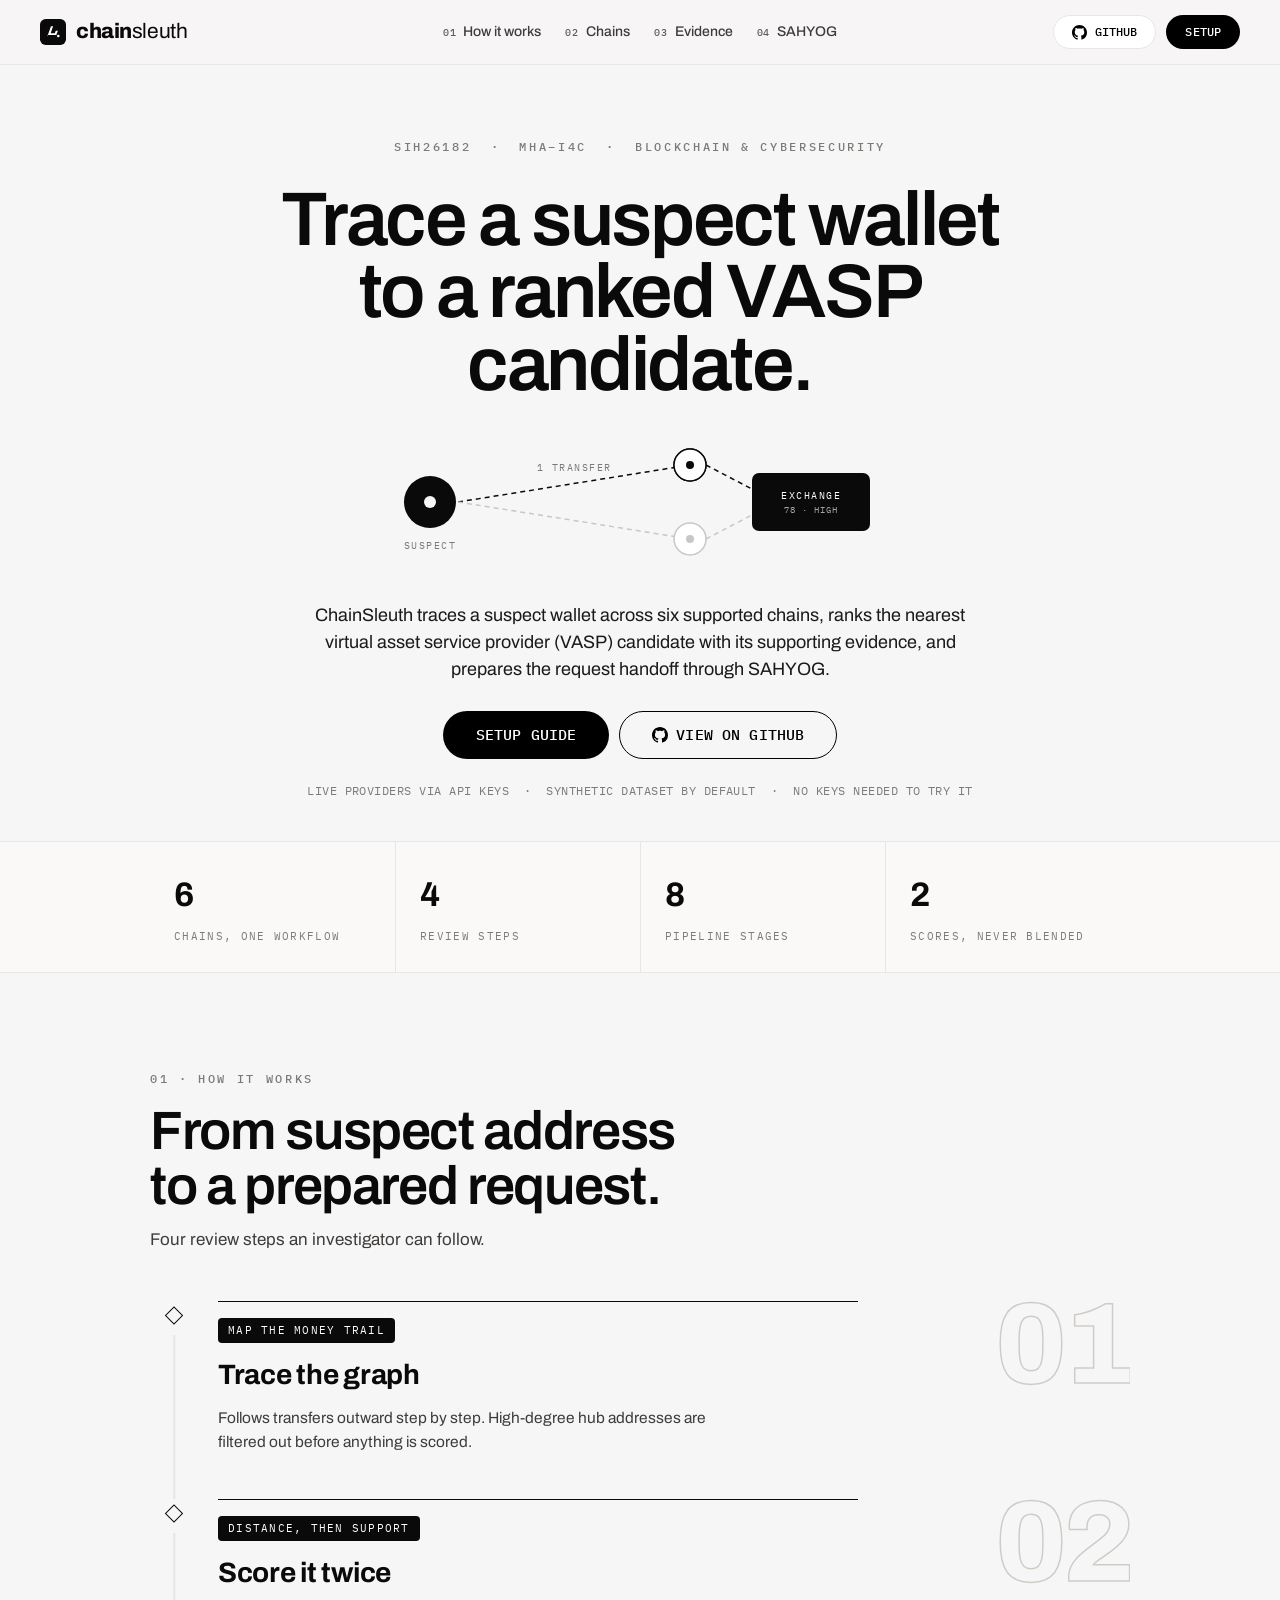
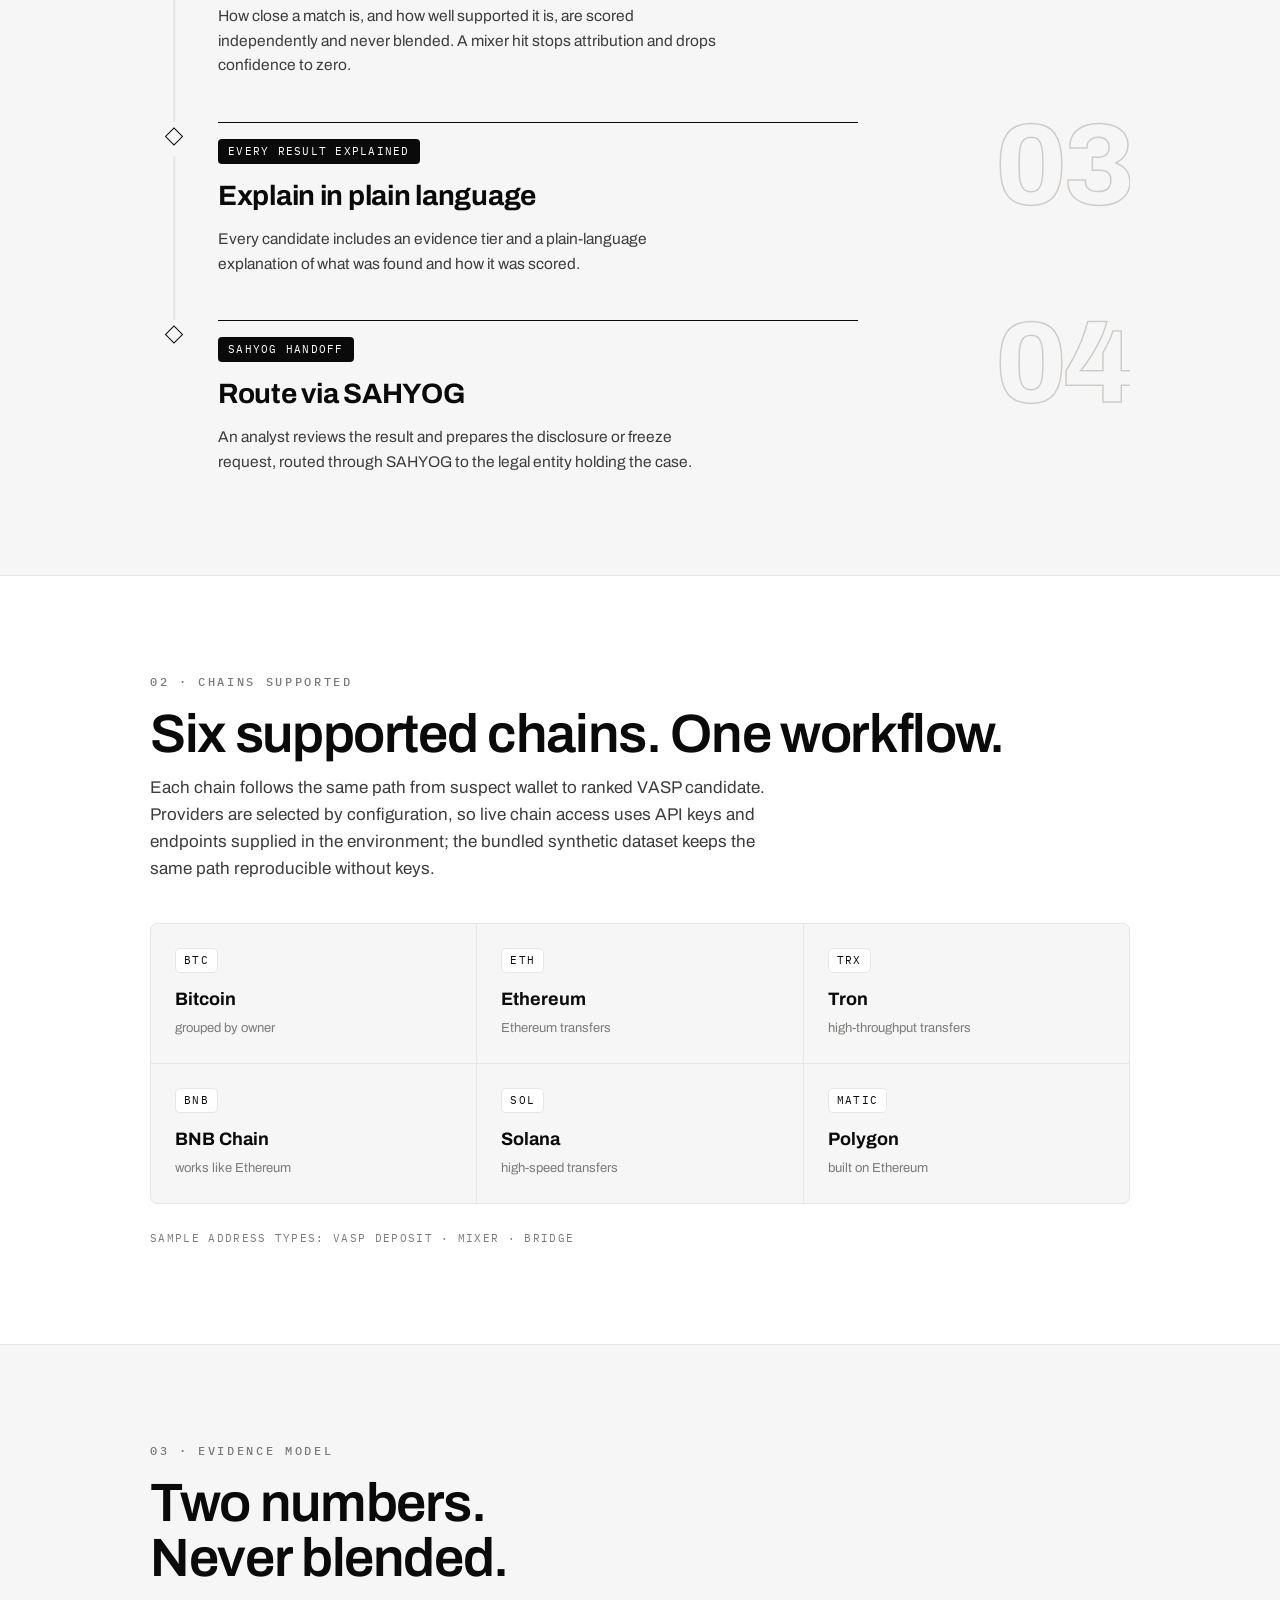
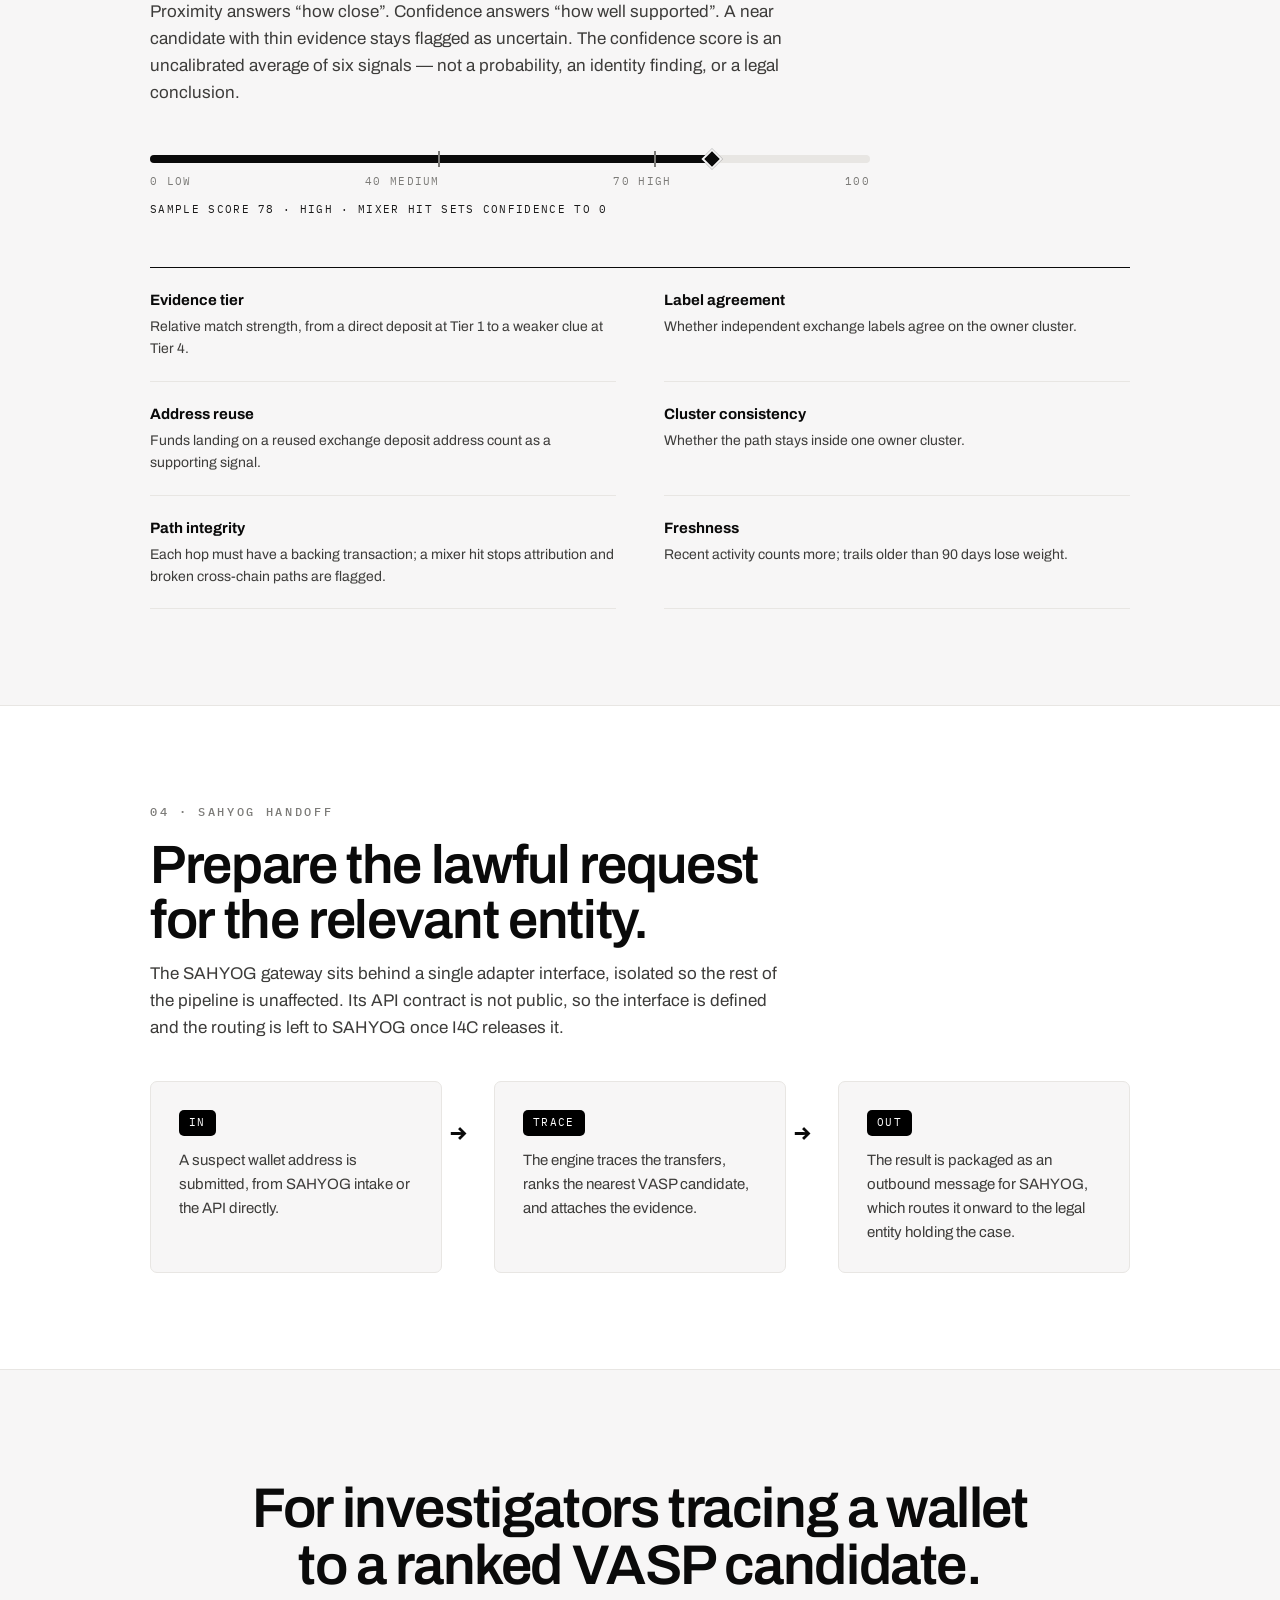
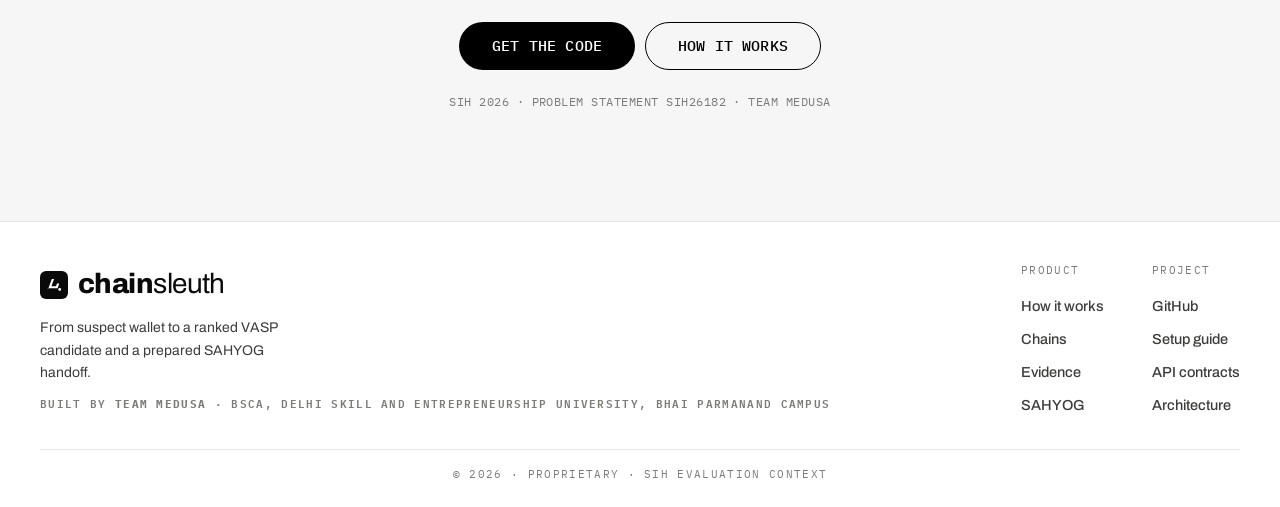
<file: frontend/index.html>
<!DOCTYPE html>
<html lang="en">
<head>
<meta charset="utf-8">
<meta name="viewport" content="width=device-width, initial-scale=1">
<title>ChainSleuth: ranked VASP candidates | SIH26182</title>
<meta name="description" content="ChainSleuth traces suspect wallets to ranked VASP candidates across six supported chains, with two independent scores, plain-language evidence, and a SAHYOG request handoff. SIH26182 · MHA / I4C.">
<link rel="preconnect" href="https://fonts.googleapis.com">
<link rel="preconnect" href="https://fonts.gstatic.com" crossorigin>
<link href="https://fonts.googleapis.com/css2?family=Archivo:wght@400;500;600;700;800&family=IBM+Plex+Mono:wght@400;500;600&display=swap" rel="stylesheet">
<link rel="stylesheet" href="styles.css?v=3">
<link rel="icon" href="data:image/svg+xml,%3Csvg xmlns='http://www.w3.org/2000/svg' viewBox='0 0 32 32'%3E%3Crect width='32' height='32' rx='7' fill='%230A0A0A'/%3E%3Cpath d='M9 21.5 13.5 9h2.6l-3 8.4h5.2l1.1-3h2.6l-1.9 5.4H9z' fill='white'/%3E%3Ccircle cx='22.5' cy='21' r='1.6' fill='white'/%3E%3C/svg%3E">
</head>
<body>
<a class="skip" href="#main">Skip to content</a>

<header class="topbar">
  <div class="wrap topbar-inner">
    <a class="brand" href="#top" aria-label="ChainSleuth home">
      <svg width="26" height="26" viewBox="0 0 32 32" aria-hidden="true"><rect width="32" height="32" rx="7" fill="#0A0A0A"/><path d="M9 21.5 13.5 9h2.6l-3 8.4h5.2l1.1-3h2.6l-1.9 5.4H9z" fill="#fff"/><circle cx="22.5" cy="21" r="1.6" fill="#fff"/></svg>
      <span class="brand-word"><strong>chain</strong>sleuth</span>
    </a>
    <nav class="nav" id="nav" aria-label="Primary">
      <a href="#how"><b>01</b>How it works</a>
      <a href="#chains"><b>02</b>Chains</a>
      <a href="#evidence"><b>03</b>Evidence</a>
      <a href="#sahyog"><b>04</b>SAHYOG</a>
    </nav>
    <div class="topbar-actions">
      <a class="btn btn-ghost btn-sm" href="https://github.com/MEDUSA-SIH/Chainsleuth" target="_blank" rel="noopener">
        <svg width="15" height="15" viewBox="0 0 16 16" fill="currentColor" aria-hidden="true"><path d="M8 0C3.58 0 0 3.58 0 8c0 3.54 2.29 6.53 5.47 7.59.4.07.55-.17.55-.38 0-.19-.01-.82-.01-1.49-2.01.37-2.53-.49-2.69-.94-.09-.23-.48-.94-.82-1.13-.28-.15-.68-.52-.01-.53.63-.01 1.08.58 1.23.82.72 1.21 1.87.87 2.33.66.07-.52.28-.87.51-1.07-1.78-.2-3.64-.89-3.64-3.95 0-.87.31-1.59.82-2.15-.08-.2-.36-1.02.08-2.12 0 0 .67-.21 2.2.82.64-.18 1.32-.27 2-.27s1.36.09 2 .27c1.53-1.04 2.2-.82 2.2-.82.44 1.1.16 1.92.08 2.12.51.56.82 1.27.82 2.15 0 3.07-1.87 3.75-3.65 3.95.29.25.54.73.54 1.48 0 1.07-.01 1.93-.01 2.2 0 .21.15.46.55.38A8.01 8.01 0 0 0 16 8c0-4.42-3.58-8-8-8Z"/></svg>
        GitHub
      </a>
      <a class="btn btn-solid btn-sm" href="https://github.com/MEDUSA-SIH/Chainsleuth/blob/main/docs/development.md" target="_blank" rel="noopener">Setup</a>
      <button class="menu-btn" id="menuBtn" type="button" aria-expanded="false" aria-controls="nav" aria-label="Menu">
        <span></span><span></span>
      </button>
    </div>
  </div>
  <span class="scroll-progress" id="scrollProgress" aria-hidden="true"></span>
</header>

<main id="main">
<!-- ============ HERO ============ -->
<section class="hero" id="top">
  <div class="wrap hero-inner">
    <p class="eyebrow">SIH26182&nbsp;&nbsp;·&nbsp;&nbsp;MHA–I4C&nbsp;&nbsp;·&nbsp;&nbsp;BLOCKCHAIN &amp; CYBERSECURITY</p>
    <h1>Trace a suspect wallet<br>to a ranked VASP candidate.</h1>
    <div class="hero-diagram" aria-hidden="true">
      <svg viewBox="0 0 560 150" role="presentation">
        <line class="flow-line d2" x1="98" y1="75" x2="330" y2="38" stroke="#0A0A0A" stroke-width="1.5" stroke-dasharray="5 4"/>
        <line x1="98" y1="75" x2="330" y2="112" stroke="#C9C7C3" stroke-width="1.5" stroke-dasharray="5 4"/>
        <g class="node n1">
          <circle cx="70" cy="75" r="26" fill="#0A0A0A"/>
          <circle cx="70" cy="75" r="6" fill="#F7F6F6"/>
        </g>
        <g class="node n3">
          <circle class="pulse-ring" cx="330" cy="38" r="16" fill="none" stroke="#0A0A0A" stroke-width="1.5"/>
          <circle cx="330" cy="38" r="16" fill="#fff" stroke="#0A0A0A" stroke-width="1.5"/>
          <circle cx="330" cy="38" r="4" fill="#0A0A0A"/>
        </g>
        <g class="node n4">
          <circle cx="330" cy="112" r="16" fill="#fff" stroke="#C9C7C3" stroke-width="1.5"/>
          <circle cx="330" cy="112" r="4" fill="#C9C7C3"/>
        </g>
        <rect x="392" y="46" width="118" height="58" rx="7" fill="#0A0A0A"/>
        <line class="flow-line d3" x1="346" y1="38" x2="392" y2="62" stroke="#0A0A0A" stroke-width="1.5" stroke-dasharray="5 4"/>
        <line x1="346" y1="112" x2="392" y2="88" stroke="#C9C7C3" stroke-width="1.5" stroke-dasharray="5 4"/>
        <text x="70" y="122" text-anchor="middle" font-family="IBM Plex Mono,monospace" font-size="10" letter-spacing="1.5" fill="#7C7B78">SUSPECT</text>
        <text x="214" y="44" text-anchor="middle" font-family="IBM Plex Mono,monospace" font-size="10" letter-spacing="1.5" fill="#7C7B78">1 TRANSFER</text>
        <text x="451" y="72" text-anchor="middle" font-family="IBM Plex Mono,monospace" font-size="10" letter-spacing="1.5" fill="#fff">EXCHANGE</text>
        <text x="451" y="86" text-anchor="middle" font-family="IBM Plex Mono,monospace" font-size="9" letter-spacing="1" fill="#A9A7A3">78 · HIGH</text>
      </svg>
      <p class="hero-legend mono sm">SAMPLE CASE 1 · SUSPECT → 1 TRANSFER → EXCHANGE · SCORE 78 · HIGH</p>
    </div>
    <p class="lede">ChainSleuth traces a suspect wallet across six supported chains, ranks the nearest virtual asset service provider (VASP) candidate with its supporting evidence, and prepares the request handoff through SAHYOG.</p>
    <div class="cta-row">
      <a class="btn btn-solid btn-lg" href="https://github.com/MEDUSA-SIH/Chainsleuth/blob/main/docs/development.md" target="_blank" rel="noopener">Setup guide</a>
      <a class="btn btn-outline btn-lg" href="https://github.com/MEDUSA-SIH/Chainsleuth" target="_blank" rel="noopener">
        <svg width="16" height="16" viewBox="0 0 16 16" fill="currentColor" aria-hidden="true"><path d="M8 0C3.58 0 0 3.58 0 8c0 3.54 2.29 6.53 5.47 7.59.4.07.55-.17.55-.38 0-.19-.01-.82-.01-1.49-2.01.37-2.53-.49-2.69-.94-.09-.23-.48-.94-.82-1.13-.28-.15-.68-.52-.01-.53.63-.01 1.08.58 1.23.82.72 1.21 1.87.87 2.33.66.07-.52.28-.87.51-1.07-1.78-.2-3.64-.89-3.64-3.95 0-.87.31-1.59.82-2.15-.08-.2-.36-1.02.08-2.12 0 0 .67-.21 2.2.82.64-.18 1.32-.27 2-.27s1.36.09 2 .27c1.53-1.04 2.2-.82 2.2-.82.44 1.1.16 1.92.08 2.12.51.56.82 1.27.82 2.15 0 3.07-1.87 3.75-3.65 3.95.29.25.54.73.54 1.48 0 1.07-.01 1.93-.01 2.2 0 .21.15.46.55.38A8.01 8.01 0 0 0 16 8c0-4.42-3.58-8-8-8Z"/></svg>
        View on GitHub
      </a>
    </div>
    <p class="micro-note">LIVE PROVIDERS VIA API KEYS&nbsp;&nbsp;·&nbsp;&nbsp;SYNTHETIC DATASET BY DEFAULT&nbsp;&nbsp;·&nbsp;&nbsp;NO KEYS NEEDED TO TRY IT</p>
  </div>
</section>

<!-- ============ STATS ============ -->
<section class="strip" aria-label="Key facts">
  <div class="wrap stats">
    <div class="stat"><strong>6</strong><span class="mono">CHAINS, ONE WORKFLOW</span></div>
    <div class="stat"><strong>4</strong><span class="mono">REVIEW STEPS</span></div>
    <div class="stat"><strong>8</strong><span class="mono">PIPELINE STAGES</span></div>
    <div class="stat"><strong>2</strong><span class="mono">SCORES, NEVER BLENDED</span></div>
  </div>
</section>

<!-- ============ HOW ============ -->
<section class="section" id="how">
  <div class="wrap">
    <p class="eyebrow left">01 · HOW IT WORKS</p>
    <h2>From suspect address<br>to a prepared request.</h2>
    <p class="sub">Four review steps an investigator can follow.</p>
    <ol class="timeline">
      <li>
        <span class="ghost" aria-hidden="true">01</span>
        <span class="rail" aria-hidden="true"><i></i></span>
        <div class="t-entry">
          <span class="stage-chip mono">MAP THE MONEY TRAIL</span>
          <h3>Trace the graph</h3>
          <p>Follows transfers outward step by step. High-degree hub addresses are filtered out before anything is scored.</p>
        </div>
      </li>
      <li>
        <span class="ghost" aria-hidden="true">02</span>
        <span class="rail" aria-hidden="true"><i></i></span>
        <div class="t-entry">
          <span class="stage-chip mono">DISTANCE, THEN SUPPORT</span>
          <h3>Score it twice</h3>
          <p>How close a match is, and how well supported it is, are scored independently and never blended. A mixer hit stops attribution and drops confidence to zero.</p>
        </div>
      </li>
      <li>
        <span class="ghost" aria-hidden="true">03</span>
        <span class="rail" aria-hidden="true"><i></i></span>
        <div class="t-entry">
          <span class="stage-chip mono">EVERY RESULT EXPLAINED</span>
          <h3>Explain in plain language</h3>
          <p>Every candidate includes an evidence tier and a plain-language explanation of what was found and how it was scored.</p>
        </div>
      </li>
      <li>
        <span class="ghost" aria-hidden="true">04</span>
        <span class="rail" aria-hidden="true"><i></i></span>
        <div class="t-entry">
          <span class="stage-chip mono">SAHYOG HANDOFF</span>
          <h3>Route via SAHYOG</h3>
          <p>An analyst reviews the result and prepares the disclosure or freeze request, routed through SAHYOG to the legal entity holding the case.</p>
        </div>
      </li>
    </ol>
  </div>
</section>

<!-- ============ CHAINS ============ -->
<section class="section alt" id="chains">
  <div class="wrap">
    <p class="eyebrow left">02 · CHAINS SUPPORTED</p>
    <h2>Six supported chains. One workflow.</h2>
    <p class="sub">Each chain follows the same path from suspect wallet to ranked VASP candidate. Providers are selected by configuration, so live chain access uses API keys and endpoints supplied in the environment; the bundled synthetic dataset keeps the same path reproducible without keys.</p>
    <ul class="chain-grid">
      <li><span class="mono">BTC</span><strong>Bitcoin</strong><em>grouped by owner</em></li>
      <li><span class="mono">ETH</span><strong>Ethereum</strong><em>Ethereum transfers</em></li>
      <li><span class="mono">TRX</span><strong>Tron</strong><em>high-throughput transfers</em></li>
      <li><span class="mono">BNB</span><strong>BNB Chain</strong><em>works like Ethereum</em></li>
      <li><span class="mono">SOL</span><strong>Solana</strong><em>high-speed transfers</em></li>
      <li><span class="mono">MATIC</span><strong>Polygon</strong><em>built on Ethereum</em></li>
    </ul>
    <p class="mono dim sm tight">SAMPLE ADDRESS TYPES: VASP DEPOSIT · MIXER · BRIDGE</p>
  </div>
</section>

<!-- ============ EVIDENCE ============ -->
<section class="section" id="evidence">
  <div class="wrap">
    <p class="eyebrow left">03 · EVIDENCE MODEL</p>
    <h2>Two numbers.<br>Never blended.</h2>
    <p class="sub">Proximity answers “how close”. Confidence answers “how well supported”. A near candidate with thin evidence stays flagged as uncertain. The confidence score is an uncalibrated average of six signals — not a probability, an identity finding, or a legal conclusion.</p>
    <div class="scale" role="img" aria-label="Confidence scale from 0 to 100. Medium starts at 40, high starts at 70. A mixer hit sets confidence to zero.">
      <div class="scale-track" aria-hidden="true">
        <span class="scale-fill score-78"></span>
        <span class="scale-tick tick-40"></span>
        <span class="scale-tick tick-70"></span>
        <span class="scale-marker marker-78"></span>
      </div>
      <div class="scale-labels" aria-hidden="true">
        <span class="mono sm">0 LOW</span>
        <span class="mono sm">40 MEDIUM</span>
        <span class="mono sm">70 HIGH</span>
        <span class="mono sm">100</span>
      </div>
      <p class="mono sm">SAMPLE SCORE 78 · HIGH · MIXER HIT SETS CONFIDENCE TO 0</p>
    </div>
    <dl class="glossary">
      <div><dt>Evidence tier</dt><dd>Relative match strength, from a direct deposit at Tier 1 to a weaker clue at Tier 4.</dd></div>
      <div><dt>Label agreement</dt><dd>Whether independent exchange labels agree on the owner cluster.</dd></div>
      <div><dt>Address reuse</dt><dd>Funds landing on a reused exchange deposit address count as a supporting signal.</dd></div>
      <div><dt>Cluster consistency</dt><dd>Whether the path stays inside one owner cluster.</dd></div>
      <div><dt>Path integrity</dt><dd>Each hop must have a backing transaction; a mixer hit stops attribution and broken cross-chain paths are flagged.</dd></div>
      <div><dt>Freshness</dt><dd>Recent activity counts more; trails older than 90 days lose weight.</dd></div>
    </dl>
  </div>
</section>

<!-- ============ SAHYOG ============ -->
<section class="section alt" id="sahyog">
  <div class="wrap">
    <p class="eyebrow left">04 · SAHYOG HANDOFF</p>
    <h2>Prepare the lawful request<br>for the relevant entity.</h2>
    <p class="sub">The SAHYOG gateway sits behind a single adapter interface, isolated so the rest of the pipeline is unaffected. Its API contract is not public, so the interface is defined and the routing is left to SAHYOG once I4C releases it.</p>
    <ol class="sahyog">
      <li class="reveal"><span class="mono">IN</span><p>A suspect wallet address is submitted, from SAHYOG intake or the API directly.</p></li>
      <li class="reveal"><span class="mono">TRACE</span><p>The engine traces the transfers, ranks the nearest VASP candidate, and attaches the evidence.</p></li>
      <li class="reveal"><span class="mono">OUT</span><p>The result is packaged as an outbound message for SAHYOG, which routes it onward to the legal entity holding the case.</p></li>
    </ol>
  </div>
</section>

<!-- ============ FINAL CTA ============ -->
<section class="final">
  <div class="wrap final-inner">
    <h2>For investigators tracing a wallet<br>to a ranked VASP candidate.</h2>
    <div class="cta-row">
      <a class="btn btn-solid btn-lg" href="https://github.com/MEDUSA-SIH/Chainsleuth" target="_blank" rel="noopener">Get the code</a>
      <a class="btn btn-outline btn-lg" href="#how">How it works</a>
    </div>
    <p class="micro-note">SIH 2026 · PROBLEM STATEMENT SIH26182 · TEAM MEDUSA</p>
  </div>
</section>
</main>

<footer class="footer">
  <div class="wrap footer-inner">
    <div class="foot-top">
      <div class="foot-brand">
        <a class="brand" href="#top" aria-label="ChainSleuth home">
          <svg width="28" height="28" viewBox="0 0 32 32" aria-hidden="true"><rect width="32" height="32" rx="7" fill="#0A0A0A"/><path d="M9 21.5 13.5 9h2.6l-3 8.4h5.2l1.1-3h2.6l-1.9 5.4H9z" fill="#fff"/><circle cx="22.5" cy="21" r="1.6" fill="#fff"/></svg>
          <span class="brand-word brand-lg"><strong>chain</strong>sleuth</span>
        </a>
        <p class="foot-tag">From suspect wallet to a ranked VASP candidate and a prepared SAHYOG handoff.</p>
        <p class="mono dim sm foot-built">BUILT BY <strong>TEAM MEDUSA</strong> · BSCA, DELHI SKILL AND ENTREPRENEURSHIP UNIVERSITY, BHAI PARMANAND CAMPUS</p>
      </div>
      <div class="foot-cols">
        <nav aria-label="Product">
          <span class="mono dim sm">PRODUCT</span>
          <a href="#how">How it works</a>
          <a href="#chains">Chains</a>
          <a href="#evidence">Evidence</a>
          <a href="#sahyog">SAHYOG</a>
        </nav>
        <nav aria-label="Project">
          <span class="mono dim sm">PROJECT</span>
          <a href="https://github.com/MEDUSA-SIH/Chainsleuth" target="_blank" rel="noopener">GitHub</a>
          <a href="https://github.com/MEDUSA-SIH/Chainsleuth/blob/main/docs/development.md" target="_blank" rel="noopener">Setup guide</a>
          <a href="https://github.com/MEDUSA-SIH/Chainsleuth/blob/main/docs/contracts.md" target="_blank" rel="noopener">API contracts</a>
          <a href="https://github.com/MEDUSA-SIH/Chainsleuth/blob/main/docs/architecture.md" target="_blank" rel="noopener">Architecture</a>
        </nav>
      </div>
    </div>
    <div class="foot-base foot-base-center">
      <p class="mono dim sm">© <span id="year">2026</span> · PROPRIETARY · SIH EVALUATION CONTEXT</p>
    </div>
  </div>
</footer>

<script src="script.js?v=2"></script>
</body>
</html>
</file>
<file: frontend/styles.css>
/* ChainSleuth landing. Walrus-beta inspired: paper #F7F6F6, ink black, mono pills. */
:root{
  --paper:#F7F6F6; --ink:#0A0A0A; --muted:#7C7B78;
  --hairline:#E8E6E3;
  --radius-card:7px; --radius-pill:999px;
  --font-display:"Archivo",system-ui,-apple-system,"Segoe UI",sans-serif;
  --font-body:"Archivo",system-ui,-apple-system,"Segoe UI",sans-serif;
  --font-mono:"IBM Plex Mono",ui-monospace,SFMono-Regular,Menlo,monospace;
  --max:1440px; --content:1060px; --hero:878px;
}
*{box-sizing:border-box;margin:0;padding:0}
html{scroll-behavior:smooth}
body{background:var(--paper);color:var(--ink);font-family:var(--font-body);
  font-size:16px;line-height:1.6;-webkit-font-smoothing:antialiased}
::selection{background:#0A0A0A;color:#fff}
a{color:inherit}
code{font-family:var(--font-mono);font-size:.9em;background:rgba(10,10,10,.05);
  padding:.1em .35em;border-radius:4px}
.mono{font-family:var(--font-mono);font-size:12px;letter-spacing:.12em}
.mono.sm{font-size:11px}
.dim{color:var(--muted)}
.wrap{width:100%;max-width:var(--max);margin:0 auto;padding:0 40px}
.skip{position:absolute;left:-999px;top:0;background:#000;color:#fff;padding:8px 16px;z-index:99}
.skip:focus{left:8px;top:8px}

/* ---------- buttons (Walrus pills) ---------- */
.btn{display:inline-flex;align-items:center;justify-content:center;gap:8px;
  border-radius:var(--radius-pill);font-family:var(--font-mono);font-weight:500;
  font-size:15px;letter-spacing:.01em;text-transform:uppercase;text-decoration:none;
  border:1px solid transparent;cursor:pointer;white-space:nowrap;
  transition:background-color .15s ease,color .15s ease,border-color .15s ease,transform .05s}
.btn:active{transform:translateY(1px)}
a:focus-visible,button:focus-visible{outline:2px solid #0A0A0A;outline-offset:3px}
.btn:focus-visible{outline:2px solid #0A0A0A;outline-offset:3px}
.btn-lg{height:48px;padding:0 32px}
.btn-sm{height:34px;padding:0 18px;font-size:12px}
.btn-solid{background:#000;color:#fff}
.btn-solid:hover{background:transparent;color:#000;border-color:#000}
.btn-solid.btn-lg:hover{background:#0A0A0A;color:#fff;border-color:#0A0A0A;
  transform:translateY(-2px);box-shadow:0 14px 28px -12px rgba(10,10,10,.45)}
.btn-outline{border-color:#000;background:transparent;color:#000}
.btn-outline:hover{background:#000;color:#fff;border-color:#000}
.btn-outline.btn-lg:hover{transform:translateY(-2px);box-shadow:0 14px 28px -12px rgba(10,10,10,.35)}
.btn-ghost{border-color:var(--hairline);background:#fff;color:#000}
.btn-ghost:hover{background:#fff;border-color:#000}

/* ---------- topbar ---------- */
.topbar{position:sticky;top:0;z-index:50;background:rgba(247,246,246,.9);
  backdrop-filter:blur(10px);border-bottom:1px solid var(--hairline)}
.topbar-inner{display:grid;grid-template-columns:1fr auto 1fr;align-items:center;gap:20px;height:64px}
.scroll-progress{position:absolute;left:0;bottom:-1px;height:2px;width:0;background:#0A0A0A}
.brand{display:flex;align-items:center;gap:10px;text-decoration:none;justify-self:start}
.brand-word{font-family:var(--font-display);font-size:21px;letter-spacing:-.02em}
.brand-word strong{font-weight:800}.brand-word{font-weight:400}
.nav{display:flex;gap:4px;justify-self:center}
.nav a{display:inline-flex;align-items:baseline;gap:7px;text-decoration:none;font-size:14px;
  font-weight:500;color:#3d3c3a;padding:8px 10px;border-radius:6px}
.nav a b{font-family:var(--font-mono);font-size:10px;font-weight:500;color:#5F5D5A;letter-spacing:.08em}
.nav a:hover{color:#000;background:rgba(10,10,10,.05)}
.nav a:hover b{color:#000}
.topbar-actions{justify-self:end;display:flex;gap:10px;align-items:center}
.menu-btn{display:none;flex-direction:column;gap:5px;background:none;border:1px solid var(--hairline);
  border-radius:8px;padding:10px;cursor:pointer}
.menu-btn span{display:block;width:18px;height:2px;background:#000}

/* ---------- hero ---------- */
.hero{padding:72px 0 40px;text-align:center}
.hero-inner{max-width:var(--hero);margin:0 auto}
.eyebrow{font-family:var(--font-mono);font-size:12px;letter-spacing:.22em;color:var(--muted);font-weight:500}
.eyebrow.left{text-align:left}
.hero h1{font-family:var(--font-display);font-weight:600;letter-spacing:-.03em;
  line-height:.95;font-size:clamp(40px,6.4vw,76px);margin:28px 0 8px}
.hero-diagram{max-width:560px;margin:26px auto 6px}
.hero-diagram svg{width:100%;height:auto}
.hero-legend{display:none;margin-top:10px;color:#5F5D5A}
/* fund-flow motion: dashes stream suspect → VASP; dead-end path stays still */
.flow-line{animation:dashflow 1.1s linear infinite}
.flow-line.d2{animation-duration:1.4s}
.flow-line.d3{animation-duration:.9s}
@keyframes dashflow{to{stroke-dashoffset:-22}}
/* VASP lock-on pulse */
.pulse-ring{transform-box:fill-box;transform-origin:center;animation:pulse 2.2s ease-out infinite}
@keyframes pulse{0%{transform:scale(1);opacity:.9}70%{transform:scale(1.9);opacity:0}100%{transform:scale(1.9);opacity:0}}
/* staggered draw-in on load.
   The static state is the VISIBLE state and the animation is additive, using
   fill-mode backwards so the `from` keyframe only applies during the delay.
   If the browser suppresses CSS animation (Android battery saver, OEM power
   modes) the nodes stay at opacity 1 instead of disappearing. */
.hero-diagram .node{opacity:1;animation:nodein .5s ease backwards}
.hero-diagram .n1{animation-delay:.05s}
.hero-diagram .n3{animation-delay:.55s}
.hero-diagram .n4{animation-delay:.7s}
@keyframes nodein{from{opacity:0;transform:translateY(8px)}to{opacity:1;transform:none}}
/* pause the infinite loops while the diagram is scrolled out of view. Only the
   looping animations: the one-shot node draw-in must stay unpaused, otherwise a
   scroll during its animation delay would leave a node at its `from` keyframe. */
.hero-diagram.is-offscreen .flow-line,
.hero-diagram.is-offscreen .pulse-ring{animation-play-state:paused}
.lede{max-width:680px;margin:18px auto 0;font-size:18px;line-height:1.5;color:#1a1a1a}
.cta-row{display:flex;flex-wrap:wrap;gap:10px;justify-content:center;margin-top:28px}
.micro-note{font-family:var(--font-mono);font-size:12px;color:var(--muted);margin-top:22px;letter-spacing:.04em}

/* ---------- stats strip ---------- */
.strip{border-top:1px solid var(--hairline);border-bottom:1px solid var(--hairline);background:#FAF9F8}
.stats{display:grid;grid-template-columns:repeat(4,1fr);max-width:var(--content);margin:0 auto}
.stat{padding:26px 24px;border-left:1px solid var(--hairline);display:flex;flex-direction:column;gap:6px}
.stat:first-child{border-left:none}
.stat strong{font-family:var(--font-display);font-size:34px;letter-spacing:-.02em}
.stat .mono{color:var(--muted);font-size:11px}

/* ---------- sections ---------- */
.section{padding:96px 0}
.section.alt{background:#fff;border-top:1px solid var(--hairline);border-bottom:1px solid var(--hairline)}
.section .wrap{max-width:var(--content)}
.section h2{font-family:var(--font-display);font-weight:600;letter-spacing:-.025em;
  line-height:1.02;font-size:clamp(32px,4.4vw,54px);margin:16px 0 12px}
.sub{max-width:640px;color:#3d3c3a;font-size:17px}
/* case timeline: a dossier spine, not a card grid */
.timeline{list-style:none;margin:48px 0 0;padding:0;position:relative}
.timeline li{position:relative;display:grid;grid-template-columns:48px 1fr;gap:0 20px;
  padding:0 0 44px;overflow:hidden}
.timeline li:last-child{padding-bottom:4px}
.rail{position:relative;display:block}
.rail::before{content:"";position:absolute;left:50%;top:34px;bottom:-48px;width:1.5px;
  transform:translateX(-50%);background:var(--hairline)}
.timeline li:last-child .rail::before{display:none}
.rail i{position:absolute;left:50%;top:8px;width:13px;height:13px;transform:translateX(-50%) rotate(45deg);
  background:var(--paper);border:1.5px solid var(--ink)}
.timeline li:hover .rail i{background:var(--ink)}
.t-entry{position:relative;border-top:1px solid var(--ink);padding-top:14px;max-width:640px}
.t-entry h3{font-family:var(--font-display);font-size:clamp(22px,2.6vw,28px);letter-spacing:-.01em;margin:10px 0 8px}
.t-entry p{color:#3d3c3a;font-size:15.5px;max-width:56ch}
.stage-chip{display:inline-block;background:#0A0A0A;color:#fff;border-radius:4px;
  padding:4px 10px;font-size:10.5px}
.ghost{position:absolute;right:0;top:-14px;font-family:var(--font-display);font-weight:800;
  font-size:clamp(72px,9vw,120px);line-height:1;letter-spacing:-.04em;color:transparent;
  -webkit-text-stroke:1.5px #CFCCC7;pointer-events:none;user-select:none}
.tight{margin-top:26px}

/* chains */
.chain-grid{list-style:none;display:grid;grid-template-columns:repeat(3,1fr);gap:1px;background:var(--hairline);
  border:1px solid var(--hairline);border-radius:var(--radius-card);overflow:hidden;margin-top:40px}
.chain-grid li{background:var(--paper);padding:24px;display:flex;flex-direction:column;gap:4px;
  transition:background-color .15s ease}
.chain-grid li:hover{background:#fff}
.chain-grid .mono{display:inline-block;border:1px solid var(--hairline);background:#fff;border-radius:5px;
  padding:3px 8px;font-size:11px;width:fit-content;margin-bottom:8px}
.chain-grid strong{font-family:var(--font-display);font-size:18px}
.chain-grid em{font-style:normal;color:var(--muted);font-size:13px}

/* evidence: a scored scale plus a signal glossary */
.scale{margin-top:48px;max-width:720px}
.scale-track{position:relative;height:8px;background:var(--hairline);border-radius:4px}
.scale-fill{position:absolute;left:0;top:0;bottom:0;background:#0A0A0A;border-radius:4px}
.scale-fill.score-78{width:78%}
.scale-tick{position:absolute;top:-4px;width:1.5px;height:16px;background:var(--muted)}
.scale-tick.tick-40{left:40%}
.scale-tick.tick-70{left:70%}
.scale-marker{position:absolute;top:50%;width:15px;height:15px;background:#0A0A0A;
  transform:translate(-50%,-50%) rotate(45deg);border:2.5px solid var(--paper)}
.scale-marker.marker-78{left:78%}
.scale-labels{display:flex;justify-content:space-between;margin-top:10px;color:var(--muted)}
.scale-labels .mono.sm{font-size:10.5px}
.scale > .mono.sm{margin-top:12px;color:#1a1a1a}
.glossary{margin:48px 0 0;display:grid;grid-template-columns:1fr 1fr;gap:0 48px;border-top:1px solid var(--ink)}
.glossary div{padding:20px 0;border-bottom:1px solid var(--hairline)}
.glossary dt{font-weight:700;font-size:15px}
.glossary dd{margin:4px 0 0;font-size:14px;color:#3d3c3a}

/* sahyog */
.sahyog{list-style:none;display:grid;grid-template-columns:repeat(3,1fr);gap:52px;margin-top:40px}
.sahyog li{background:var(--paper);border:1px solid var(--hairline);border-radius:var(--radius-card);
  padding:28px;display:flex;flex-direction:column;gap:12px;position:relative;
  transition:border-color .15s ease}
.sahyog li:hover{border-color:#0A0A0A;transition-delay:0s}
.sahyog li + li::before{content:"→";position:absolute;left:-45px;top:28px;
  font-family:var(--font-mono);font-size:28px;font-weight:600;color:#0A0A0A}
.sahyog li:nth-child(2){transition-delay:.12s}
.sahyog li:nth-child(3){transition-delay:.24s}
.sahyog .mono{display:inline-block;background:#000;color:#fff;border-radius:5px;padding:4px 10px;font-size:11px;width:fit-content}
.sahyog p{color:#3d3c3a;font-size:15px}

/* final */
.final{padding:110px 0;text-align:center}
.final-inner{max-width:var(--hero);margin:0 auto}
.final h2{font-family:var(--font-display);font-weight:600;letter-spacing:-.025em;line-height:1.02;
  font-size:clamp(32px,4.6vw,56px)}

/* footer: white closing block */
.footer{background:#fff;border-top:1px solid var(--hairline);padding:40px 0 24px}
.footer-inner{display:flex;flex-direction:column}
.foot-top{display:flex;justify-content:space-between;gap:32px;flex-wrap:wrap}
.brand-lg{font-size:28px}
.foot-tag{margin-top:10px;color:#3d3c3a;font-size:14px;max-width:34ch}
.foot-built{margin-top:10px;font-weight:600}
.foot-cols{display:flex;gap:48px;flex-wrap:wrap}
.foot-cols nav{display:flex;flex-direction:column;gap:4px}
.foot-cols nav .mono.sm{margin-bottom:8px}
.foot-cols nav a{text-decoration:none;font-size:14.5px;font-weight:500;color:#3d3c3a;padding:3px 0}
.foot-cols nav a:hover{color:#000;text-decoration:underline;text-underline-offset:4px}
.foot-base{display:flex;justify-content:space-between;align-items:flex-end;gap:16px;flex-wrap:wrap;
  margin-top:28px;padding-top:16px;border-top:1px solid var(--hairline)}
.foot-base-center{justify-content:center;text-align:center}

/* reveal: hidden only once script.js has attached its observer and set
   `js-ready` on <html>. If the script is blocked or throws before that, the
   class is never set and the content stays visible. */
.reveal{opacity:1;transform:none}
.js-ready .reveal{opacity:0;transform:translateY(14px);transition:opacity .5s ease,transform .5s ease}
.js-ready .reveal.visible{opacity:1;transform:none}

/* reticle follower: a forensic targeting motif that trails the pointer.
   The native cursor stays fully functional; this is garnish only. */
.reticle{position:fixed;left:0;top:0;z-index:90;pointer-events:none;opacity:0;transition:opacity .25s}
.reticle i{display:block;width:26px;height:26px;margin:-13px 0 0 -13px;border:1.5px solid #0A0A0A;
  border-radius:50%;position:relative;transition:transform .18s ease,background-color .18s ease}
.reticle i::after{content:"";position:absolute;left:50%;top:50%;width:3px;height:3px;
  margin:-1.5px 0 0 -1.5px;border-radius:50%;background:#0A0A0A}
.reticle.on{opacity:1}
.reticle.hot i{transform:scale(1.6);background-color:rgba(10,10,10,.06)}
@media (hover:none),(pointer:coarse){.reticle{display:none}}
@media (prefers-reduced-motion:reduce){.reticle{display:none}}

/* ---------- responsive ---------- */
@media (max-width:960px){
  .stats{grid-template-columns:repeat(2,1fr)}
  .stat:nth-child(3){border-left:none}
  .stat{border-top:1px solid var(--hairline)}
  .stat:nth-child(1),.stat:nth-child(2){border-top:none}
  .glossary{grid-template-columns:1fr}
  .chain-grid,.sahyog{grid-template-columns:1fr}
  .sahyog{gap:20px}
  .sahyog li + li::before{display:none}
  .sahyog li:nth-child(2),.sahyog li:nth-child(3){transition-delay:0s}
  .timeline li{grid-template-columns:34px 1fr}
  .ghost{font-size:64px;top:-8px}
}
@media (max-width:900px){
  /* minmax(0,1fr) lets the brand track shrink below its content width, which
     is what pushed the layout viewport to 348px on a 320px device. */
  .topbar-inner{grid-template-columns:minmax(0,1fr) auto}
  .nav{display:none;position:absolute;top:64px;left:0;right:0;background:var(--paper);
    flex-direction:column;padding:12px 40px 20px;border-bottom:1px solid var(--hairline);gap:0}
  .nav.open{display:flex}
  .nav a{padding:12px 0;border-top:1px solid var(--hairline);font-size:15px}
  .menu-btn{display:flex}
  .topbar-actions .btn-ghost{display:none}
}
/* below 380px the topbar cannot fit brand + two CTAs + menu button; the
   Demo guide button duplicates the hero CTA and points at the same URL. */
@media (max-width:380px){
  .topbar-actions .btn-sm{display:none}
}
@media (max-width:760px){
  .wrap{padding:0 20px}
  .nav{display:none;position:absolute;top:64px;left:0;right:0;background:var(--paper);
    flex-direction:column;padding:12px 20px 20px;border-bottom:1px solid var(--hairline);gap:0}
  .nav.open{display:flex}
  .nav a{padding:12px 0;border-top:1px solid var(--hairline);font-size:15px}
  .menu-btn{display:flex}
  .topbar-actions .btn-ghost{display:none}
  .hero{padding:52px 0 30px}
  .section{padding:64px 0}
  .hero-diagram svg text{display:none}
  .hero-legend{display:block}
  .ghost{display:none}
  .final{padding:72px 0}
}
@media (prefers-reduced-motion:reduce){
  html{scroll-behavior:auto}
  .reveal{opacity:1;transform:none;transition:none}
  .js-ready .reveal{opacity:1;transform:none;transition:none}
  .flow-line,.pulse-ring,.hero-diagram .node{animation:none}
  .hero-diagram .node{opacity:1}
  .sahyog li,.chain-grid li{transition:none}
  .btn{transition:none}
  .btn.btn-lg:hover{transform:none;box-shadow:none}
  #scrollProgress{display:none}
  .btn:active{transform:none}
}
</file>
